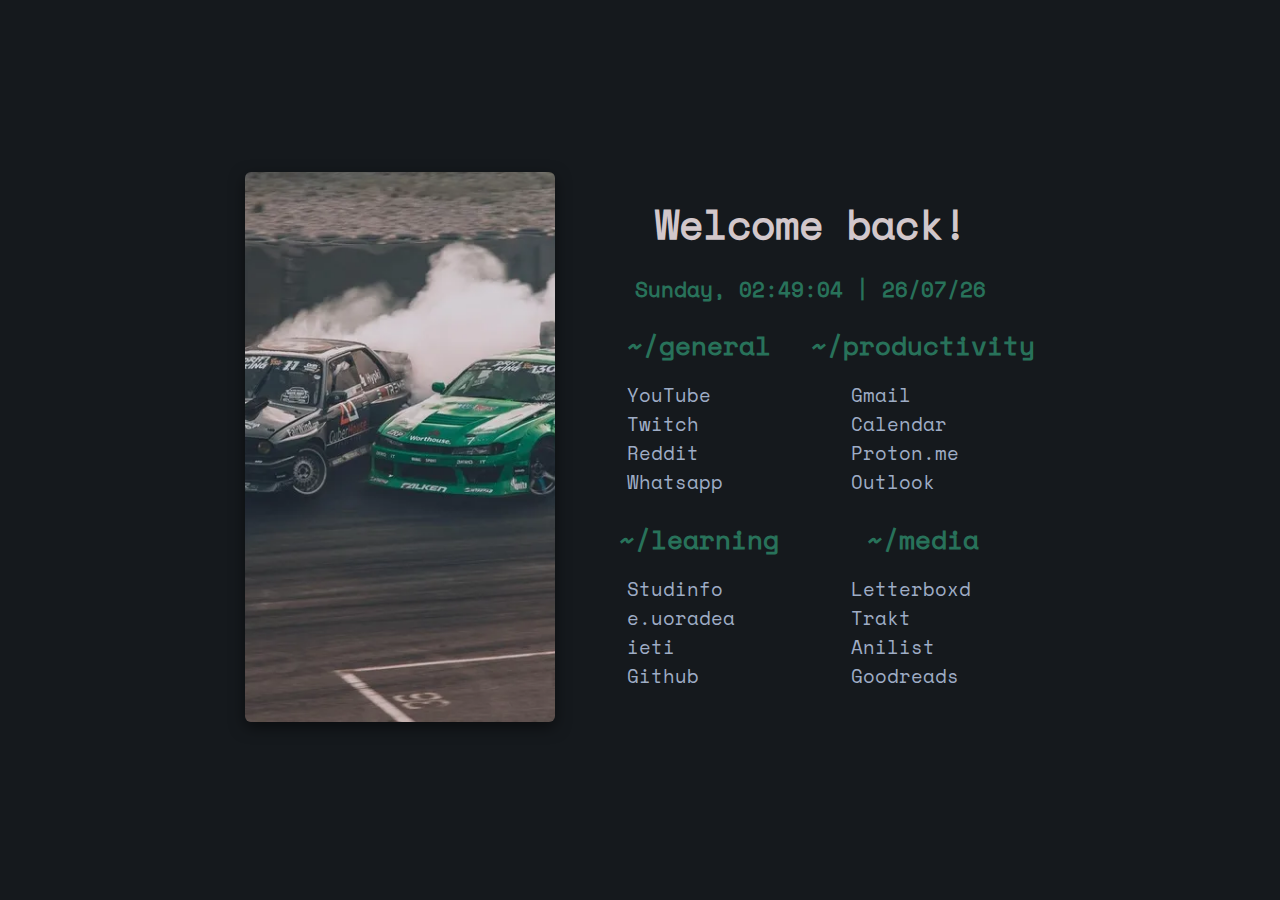
<file: index.html>
<!DOCTYPE html>
<html lang="en">

<head>
	<title>~/startpage</title>
	<meta charset="UTF-8">
	<meta name="viewport" content="width=device-width, initial-scale=1">
	<link href="../src/css/style.css" rel="stylesheet">
</head>

<body>
	<div id="image" onclick="nextImage()">
		<img id="carouselImage" src="../src/images/cover4.webp">
		<script async src="../src/js/theme.js" currentIndex="1"></script>
	</div>
	<div id="text">
		<div id="greeting">Welcome back!</div>
		<div id="date"></div>
		<script async src="../src/js/date.js"></script>
		<div id="links">
			<div class="urls">
				<div class="header">~/general</div>
				<ul>
					<li><a href="https://www.youtube.com/">YouTube</a></li>
					<li><a href="https://www.twitch.tv/">Twitch</a></li>
					<li><a href="https://www.reddit.com/">Reddit</a></li>
					<li><a href="https://web.whatsapp.com/">Whatsapp</a></li>
				</ul>
			</div>
			<div class="urls">
				<div class="header">~/productivity</div>
				<ul>
					<li><a href="https://mail.google.com">Gmail</a></li>
					<li><a href="https://calendar.google.com/calendar/u/0/r">Calendar</a></li>
					<li><a href="https://mail.proton.me">Proton.me</a></li>
					<li><a href="https://outlook.office.com/mail/">Outlook</a></li>
				</ul>
			</div>
			<div class="urls">
				<div class="header">~/learning</div>
				<ul>
					<li><a href="https://studinfo.uoradea.ro/">Studinfo</a></li>
					<li><a href="https://e.uoradea.ro/my/courses.php">e.uoradea</a></li>	
					<li><a href="https://ieti.uoradea.ro/ro/studenti/info-studenti">ieti</a></li>
					<li><a href="https://github.com/">Github</a></li>
				</ul>
			</div>
			<div class="urls">
				<div class="header">~/media</div>
				<ul>
					
					<li><a href="https://letterboxd.com/">Letterboxd</a></li>
					<li><a href="https://trakt.tv/">Trakt</a></li>
					<li><a href="https://anilist.co/home">Anilist</a></li>
					<li><a href="https://www.goodreads.com/">Goodreads</a></li>
				</ul>
			</div>
		</div>
	</div>

</body>

</html>
</file>
<file: src/css/style.css>
@font-face {
  font-family: "SpaceMono Nerd Font";
  font-display: swap;
  src:
    local("SpaceMono Nerd Font"),
		url(../fonts/SpaceMonoNF.woff2) format("woff2"),
    url(../fonts/SpaceMonoNF.woff) format("woff");
}

:root {
	color-scheme: dark;
}

* {
  transition: all 0.2s ease-in-out;
}

html {
  display: flex;
  align-items: center;
  justify-content: center;
  height: 100svh;
	background: var(--background-color);
	overflow-x: clip;
}

body {
  display: flex;
  color: var(--text-color);
  font-family:
    SpaceMono Nerd Font,
    monospace;
  justify-content: center;
  align-items: center;
}

#text {
	transform: translateX(100vw);
	transition: transform 0.5s ease-in-out;
}

#text.loaded {
  transform: translateX(0vw);
}

#carouselImage {
  height: 550px;
  aspect-ratio: 9 / 16;
  border-radius: 6px;
  box-shadow: 0px 5px 15px 0px rgba(0, 0, 0, 0.5);
  object-fit: cover;
  margin-right: 2em;
}

#carouselImage:hover {
  transform: scale(1.1);
  cursor: pointer;
}

#image {
	opacity: 0;
	transition: opacity 0.5s linear;
}

#image.loaded {
	opacity: 1;
}

@media (max-width: 800px) {
  img {
    display: none;
  }
}

#greeting {
  color: var(--accent-color-2);
  font-size: 2.5em;
  font-weight: 900;
  grid-column: 1/-1;
  text-align: center;
  display: grid;
}

#date {
  font-size: 1.3em;
  font-weight: 600;
  color: var(--accent-color);
  display: grid;
  grid-column: 1/-1;
  text-align: center;
  margin: 1em 0;
}

.header {
  color: var(--accent-color);
  font-size: 1.6em;
  font-weight: 600;
  text-align: center;
  transition: color 0.2s ease-out;
}

#links {
  display: grid;
  grid-row-gap: 0.5em;
  grid-template-columns: repeat(2, 1fr);
}

ul {
  list-style-type: none;
}

a {
  color: var(--text-color);
  font-size: 1.2em;
  text-decoration: none;
  transition: color ease-out 0.2s;
}

a:hover {
  color: var(--hover-color);
  font-style: italic;
}
</file>
